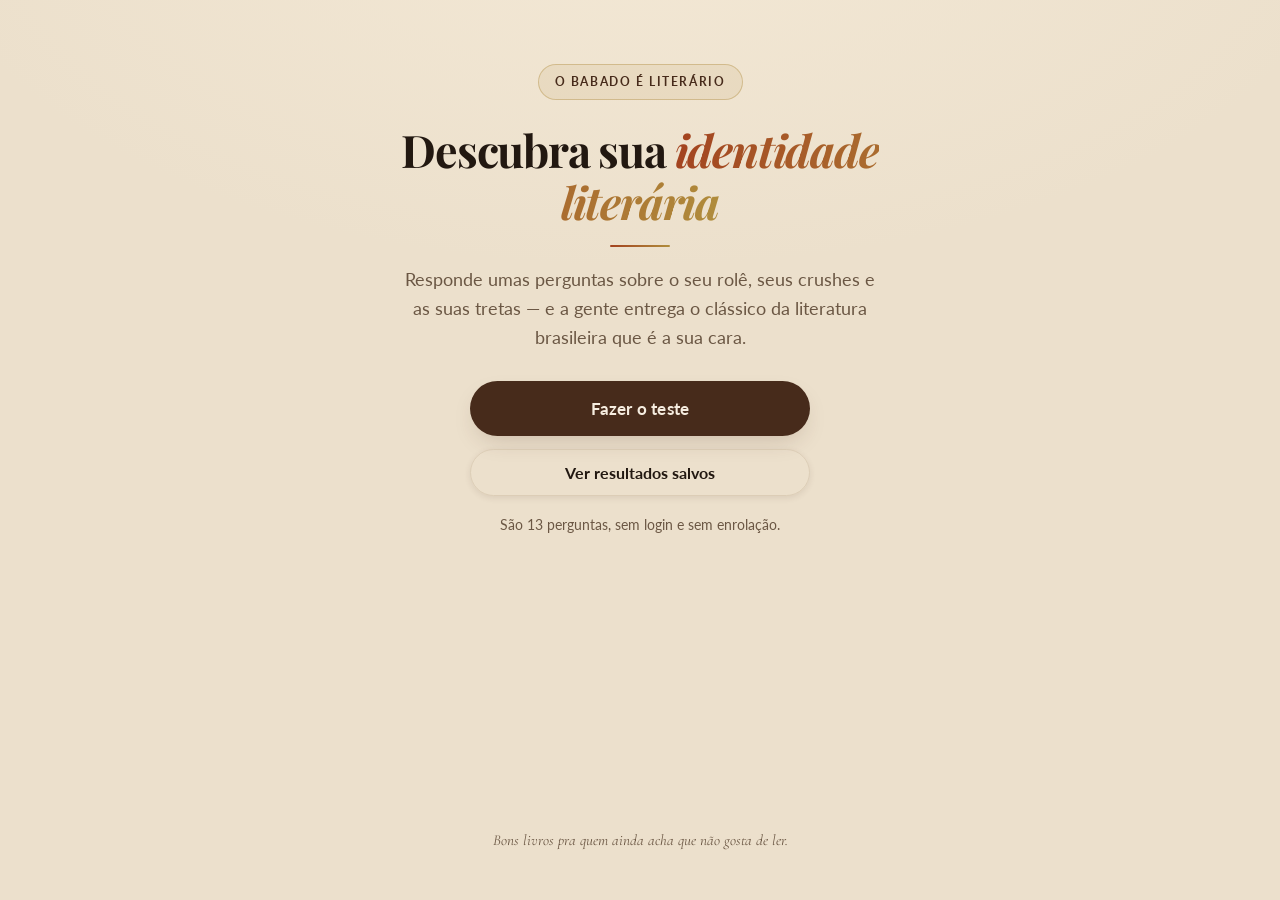
<file: index.html>
<!DOCTYPE html>
<html lang="pt-BR">
<head>
  <meta charset="UTF-8" />
  <meta name="viewport" content="width=device-width, initial-scale=1.0" />
  <title>Quiz de Perfil Literário</title>
  <meta name="description" content="Descubra seu perfil literário e que livro da literatura brasileira combina com você." />
  <link rel="preconnect" href="https://fonts.googleapis.com" />
  <link rel="preconnect" href="https://fonts.gstatic.com" crossorigin />
  <link rel="stylesheet" href="https://fonts.googleapis.com/css2?family=Cormorant:wght@600;700&family=Lato:ital,wght@0,400;0,700;1,400&family=Playfair+Display:ital,wght@0,400;0,500;0,600;0,700;1,400;1,500;1,600&display=swap" />
  <link rel="stylesheet" href="styles.css" />
  <link rel="icon" href="data:image/svg+xml,<svg xmlns='http://www.w3.org/2000/svg' viewBox='0 0 100 100'><text y='.9em' font-size='90'>📚</text></svg>" />
</head>
<body>
  <div class="app">

    <!-- ===================== HOME ===================== -->
    <section id="screen-home" class="screen active">
      <div class="home">
        <div class="home-badge">O babado é literário</div>
        <h1>Descubra sua <span class="grad">identidade literária</span></h1>
        <p class="lead">
          Responde umas perguntas sobre o seu rolê, seus crushes e as suas tretas —
          e a gente entrega o clássico da literatura brasileira que é a sua cara.
        </p>
        <div class="home-actions">
          <button id="btn-start" class="btn btn-primary btn-lg">Fazer o teste</button>
          <button id="btn-history" class="btn btn-ghost">Ver resultados salvos</button>
        </div>
        <p class="muted small">São 13 perguntas, sem login e sem enrolação.</p>
      </div>
    </section>

    <!-- ===================== QUIZ ===================== -->
    <section id="screen-quiz" class="screen">
      <div class="quiz">
        <div class="quiz-top">
          <span id="progress-text" class="muted">Pergunta 1 de 13</span>
          <div class="progress-bar"><div id="progress-bar-fill" class="progress-bar-fill"></div></div>
        </div>

        <h2 id="question-text" class="question"></h2>
        <div id="options" class="options"></div>

        <div class="quiz-nav">
          <button id="btn-prev" class="btn btn-ghost">Anterior</button>
          <button id="btn-next" class="btn btn-primary">Próxima</button>
        </div>
      </div>
    </section>

    <!-- =================== CHECKOUT =================== -->
    <section id="screen-checkout" class="screen">
      <div class="checkout card">
        <h2>Seu perfil está pronto</h2>
        <p class="lead">
          Quer guardar esse resultado? Coloca seu nome que ele fica salvo aqui
          neste aparelho. Não pede senha e nada é enviado pra fora.
        </p>
        <input id="checkout-name" class="input" type="text" maxlength="40"
               placeholder="Seu nome ou apelido" autocomplete="off" />
        <div class="checkout-actions">
          <button id="btn-save-result" class="btn btn-primary btn-lg">Salvar e ver resultado</button>
          <button id="btn-skip-save" class="btn btn-ghost">Só ver o resultado</button>
        </div>
      </div>
    </section>

    <!-- ==================== RESULTADO ==================== -->
    <section id="screen-result" class="screen">
      <div class="result">
        <div class="result-head card">
          <div id="result-emoji" class="result-emoji"></div>
          <p class="muted">Seu perfil literário é</p>
          <h1 id="result-name" class="result-name">Romântico</h1>
          <p id="result-line" class="result-line"></p>
        </div>

        <div class="card">
          <h3>Seus perfis literários</h3>
          <div id="result-bars" class="bars"></div>
        </div>

        <div class="card">
          <h3>Sobre seu perfil</h3>
          <p id="result-sobre" class="result-sobre"></p>
          <p class="about-label">No cinema</p>
          <p id="result-cinema" class="about-text"></p>
          <p class="about-label">Exemplos</p>
          <p id="result-examples" class="about-text"></p>
        </div>

        <div class="card">
          <h3>Sugestões literárias</h3>
          <p class="muted small">Filtre pelo fôlego de leitura que você quer agora.</p>
          <div id="result-folego" class="folego"></div>
          <div id="result-books" class="books"></div>
        </div>

        <div class="result-actions">
          <button id="btn-retry" class="btn btn-primary">Refazer o teste</button>
          <button id="btn-home" class="btn btn-ghost">Voltar ao início</button>
        </div>
      </div>
    </section>

    <!-- ==================== HISTÓRICO ==================== -->
    <section id="screen-history" class="screen">
      <div class="history">
        <h2>Resultados salvos</h2>
        <p class="muted small">Ficam salvos só aqui neste navegador.</p>
        <div id="history-list" class="history-list"></div>
        <div class="result-actions">
          <button id="btn-history-back" class="btn btn-primary">Voltar</button>
          <button id="btn-clear-history" class="btn btn-ghost">Limpar histórico</button>
        </div>
      </div>
    </section>

    <footer class="app-footer muted small">
      Bons livros pra quem ainda acha que não gosta de ler.
    </footer>
  </div>

  <script src="data.js"></script>
  <script src="app.js"></script>
</body>
</html>
</file>
<file: styles.css>
/* =========================================================================
   Quiz de Perfil Literário. Estilo "papel de livro"
   Estética inspirada no design original: creme/papel, marrom café,
   títulos em Playfair Display (serif) e corpo em Lato.
   ========================================================================= */

:root {
  /* paleta quente / papel */
  --bg: #ece0cc;          /* papel */
  --bg-soft: #e4d6bd;     /* papel um tom abaixo (fundos sutis) */
  --card: #f6ede0;        /* cartão creme */
  --ink: #221811;         /* marrom escuro (texto) */
  --ink-soft: #6b5744;    /* marrom suave (texto secundário) */
  --brand: #472b1b;       /* café escuro (botões/realces) */
  --brand-hover: #5c3a26;
  --brand-ink: #f6ede0;   /* texto sobre o café */
  --terra: #a3421f;       /* terracota (destaques) */
  --gold: #b08d3c;        /* dourado antigo (detalhes chiques) */
  --gold-soft: rgba(176, 141, 60, 0.4);
  --border: #d2c2a8;      /* tan */
  --border-soft: rgba(210, 194, 168, 0.6);
  --shadow: 0 10px 24px -8px rgba(71, 43, 27, 0.22);
  --shadow-sm: 0 2px 6px rgba(71, 43, 27, 0.10);
  --radius: 18px;

  --serif: "Playfair Display", Georgia, serif;
  --display: "Cormorant", Georgia, serif;
  --sans: "Lato", system-ui, -apple-system, sans-serif;

  --accent: var(--brand); /* sobrescrito pelo perfil no resultado */
  --ease: cubic-bezier(0.23, 1, 0.32, 1);
}

* { box-sizing: border-box; }

html, body {
  margin: 0;
  padding: 0;
  background:
    radial-gradient(1200px 600px at 50% -10%, #f3e8d5 0%, rgba(243, 232, 213, 0) 60%),
    var(--bg);
  background-attachment: fixed;
  color: var(--ink);
  font-family: var(--sans);
  line-height: 1.6;
  -webkit-font-smoothing: antialiased;
  text-rendering: optimizeLegibility;
}

.app {
  max-width: 660px;
  margin: 0 auto;
  padding: 28px 20px 48px;
  min-height: 100vh;
  display: flex;
  flex-direction: column;
}

/* ------- telas ------- */
.screen { display: none; animation: fade 0.5s var(--ease); flex: 1; }
.screen.active { display: block; }
@keyframes fade { from { opacity: 0; transform: translateY(10px); } to { opacity: 1; transform: none; } }

h1, h2, h3 { font-family: var(--serif); font-weight: 700; line-height: 1.15; margin: 0 0 0.5em; letter-spacing: -0.6px; }
h4 { font-family: var(--serif); font-weight: 600; margin: 0 0 0.3em; }
p { margin: 0 0 1em; }

.muted { color: var(--ink-soft); }
.small { font-size: 0.86rem; }
.center { text-align: center; }

.grad {
  font-style: italic;
  background: linear-gradient(100deg, var(--terra) 0%, var(--gold) 100%);
  -webkit-background-clip: text; background-clip: text;
  -webkit-text-fill-color: transparent; color: var(--terra);
}

/* ------- botões ------- */
.btn {
  font-family: var(--sans); font-size: 1.02rem; font-weight: 700;
  border: 1px solid transparent; border-radius: 999px;
  padding: 13px 26px; cursor: pointer;
  transition: transform 0.12s var(--ease), box-shadow 0.25s var(--ease),
              background 0.2s var(--ease), filter 0.2s;
}
.btn:active { transform: scale(0.97); }
.btn:disabled { opacity: 0.4; cursor: not-allowed; }
.btn-lg { padding: 16px 32px; font-size: 1.08rem; }

.btn-primary {
  background: var(--brand); color: var(--brand-ink);
  box-shadow: var(--shadow);
  letter-spacing: 0.2px;
}
.btn-primary:hover:not(:disabled) { background: var(--brand-hover); box-shadow: 0 14px 28px -8px rgba(71,43,27,0.34); }

.btn-ghost {
  background: transparent; color: var(--ink);
  border-color: var(--border-soft); box-shadow: var(--shadow-sm);
}
.btn-ghost:hover { background: var(--card); }

/* ------- cartão ------- */
.card {
  background: var(--card);
  border: 1px solid var(--border);
  border-radius: var(--radius);
  box-shadow: var(--shadow);
  padding: 26px;
  margin-bottom: 20px;
}

/* =================== HOME =================== */
.home { text-align: center; padding: 36px 4px 8px; }
.home-badge {
  display: inline-flex; align-items: center; gap: 6px;
  font-size: 0.72rem; font-weight: 700; letter-spacing: 1.6px; text-transform: uppercase;
  color: var(--brand); background: rgba(176, 141, 60, 0.1);
  border: 1px solid var(--gold-soft);
  padding: 8px 16px; border-radius: 999px; margin-bottom: 24px;
}
.home h1 { font-size: 2.8rem; letter-spacing: -1.2px; margin-bottom: 18px; }
.lead { font-size: 1.12rem; color: var(--ink); }
.home .lead { max-width: 480px; margin: 0 auto 30px; color: var(--ink-soft); }
.home-actions { display: flex; flex-direction: column; gap: 13px; max-width: 340px; margin: 0 auto 18px; }

/* filete decorativo */
.home h1::after {
  content: ""; display: block; width: 60px; height: 2px;
  background: linear-gradient(90deg, var(--terra), var(--gold));
  margin: 18px auto 0; border-radius: 2px;
}

/* =================== QUIZ =================== */
.quiz-top { margin-bottom: 26px; }
.progress-bar { height: 8px; background: var(--bg-soft); border: 1px solid var(--border-soft); border-radius: 999px; overflow: hidden; margin-top: 10px; }
.progress-bar-fill {
  height: 100%; width: 8%; border-radius: 999px;
  background: linear-gradient(90deg, #7a4a2b, var(--brand));
  transition: width 0.4s var(--ease);
}
.question { font-family: var(--serif); font-size: 1.6rem; font-weight: 600; letter-spacing: -0.4px; margin-bottom: 24px; }

.options { display: flex; flex-direction: column; gap: 12px; margin-bottom: 28px; }
.option {
  display: flex; align-items: center; gap: 15px; text-align: left;
  background: var(--card); border: 1.5px solid var(--border);
  border-radius: 14px; padding: 15px 17px; cursor: pointer;
  font-family: var(--sans); font-size: 1.02rem; color: var(--ink);
  box-shadow: var(--shadow-sm);
  transition: border-color 0.18s var(--ease), background 0.18s var(--ease),
              transform 0.12s var(--ease), box-shadow 0.2s;
}
.option:hover { border-color: var(--brand); transform: translateY(-1px); }
.option.selected {
  border-color: var(--brand); border-width: 2px;
  background: rgba(71, 43, 27, 0.06);
  box-shadow: 0 6px 16px -6px rgba(71,43,27,0.28);
}
.option-letter {
  flex: 0 0 32px; width: 32px; height: 32px; border-radius: 50%;
  display: grid; place-items: center; font-family: var(--serif); font-weight: 700; font-size: 0.95rem;
  background: var(--bg-soft); color: var(--brand); border: 1px solid var(--border-soft);
  transition: background 0.18s var(--ease), color 0.18s var(--ease);
}
.option.selected .option-letter { background: var(--brand); color: var(--brand-ink); border-color: var(--brand); }
.option-text { flex: 1; }

.quiz-nav { display: flex; justify-content: space-between; gap: 12px; }
.quiz-nav .btn { flex: 1; }

/* =================== CHECKOUT =================== */
.checkout { text-align: center; }
.checkout-emoji { font-size: 3rem; margin-bottom: 6px; }
.input {
  width: 100%; font-family: var(--sans); font-size: 1.05rem; padding: 14px 16px;
  border-radius: 12px; border: 1.5px solid var(--border); background: var(--bg);
  color: var(--ink); margin-bottom: 18px; text-align: center;
}
.input::placeholder { color: var(--ink-soft); opacity: 0.7; }
.input:focus { outline: none; border-color: var(--brand); }
.checkout-actions { display: flex; flex-direction: column; gap: 10px; }

/* =================== RESULTADO =================== */
.result-head { text-align: center; border-top: 5px solid var(--accent); }
.result-emoji {
  width: 76px; height: 76px; margin: 4px auto 12px;
  display: grid; place-items: center;
  font-family: var(--serif); font-weight: 700; font-size: 2.2rem;
  border: 2px solid var(--accent); border-radius: 50%;
  background: var(--card);
  box-shadow: 0 0 0 5px var(--card), 0 0 0 6px var(--gold-soft);
}
.result-name {
  font-family: var(--serif); font-size: 3rem; font-weight: 700;
  letter-spacing: -1px; margin: 6px 0 12px;
}
.result-line {
  font-family: var(--display); font-size: 1.25rem; font-weight: 600; font-style: italic;
  color: var(--terra); margin-bottom: 6px; line-height: 1.4;
}

/* "Sobre seu perfil" */
.result-sobre { font-size: 1.04rem; margin-bottom: 4px; }
.about-label {
  font-family: var(--serif); font-weight: 700; font-size: 0.72rem; letter-spacing: 1.4px;
  text-transform: uppercase; color: var(--gold); margin: 18px 0 4px;
}
.about-text { font-size: 0.98rem; color: var(--ink-soft); margin-bottom: 0; }

.bars { display: flex; flex-direction: column; gap: 13px; }
.bar-row { display: grid; grid-template-columns: 120px 1fr 46px; align-items: center; gap: 10px; font-size: 0.9rem; }
.bar-label { white-space: nowrap; overflow: hidden; text-overflow: ellipsis; font-weight: 700; }
.bar-track { height: 12px; background: var(--bg-soft); border: 1px solid var(--border-soft); border-radius: 999px; overflow: hidden; }
.bar-fill { display: block; height: 100%; border-radius: 999px; transition: width 0.7s var(--ease); }
.bar-pct { text-align: right; font-variant-numeric: tabular-nums; color: var(--ink-soft); }

/* filtro de fôlego */
.folego { display: grid; grid-template-columns: repeat(3, 1fr); gap: 8px; margin: 14px 0 20px; }
.folego-btn {
  display: flex; flex-direction: column; align-items: center; gap: 2px;
  background: var(--bg); border: 1.5px solid var(--border); border-radius: 12px;
  padding: 11px 6px; cursor: pointer; text-align: center;
  font-family: var(--sans); color: var(--ink); box-shadow: var(--shadow-sm);
  transition: border-color 0.18s var(--ease), background 0.18s var(--ease), transform 0.12s var(--ease);
}
.folego-btn:active { transform: scale(0.97); }
.folego-btn.active { border-color: var(--accent); border-width: 2px; background: var(--card); }
.folego-label { font-family: var(--serif); font-weight: 700; font-size: 1rem; }
.folego-btn.active .folego-label { color: var(--accent); }
.folego-range { font-size: 0.72rem; color: var(--ink-soft); line-height: 1.2; }

/* fichas de livro */
.books { display: flex; flex-direction: column; gap: 15px; }
.book-card {
  display: flex; border: 1px solid var(--border); border-radius: 14px; overflow: hidden;
  background: var(--bg); box-shadow: var(--shadow-sm);
}
.book-spine { flex: 0 0 9px; background: var(--accent); }
.book-body { padding: 15px 17px; min-width: 0; flex: 1; }
.book-head { display: flex; align-items: baseline; justify-content: space-between; gap: 10px; }
.book-body h4 { font-size: 1.16rem; margin-bottom: 2px; }
.book-pages {
  flex: 0 0 auto; font-size: 0.72rem; font-weight: 700; color: var(--gold);
  background: rgba(176, 141, 60, 0.08); border: 1px solid var(--gold-soft);
  border-radius: 999px; padding: 3px 10px; white-space: nowrap;
}
.book-author { display: block; font-size: 0.86rem; font-style: italic; margin: 2px 0 9px; }
.book-tag { display: inline-block; font-size: 0.74rem; font-weight: 700; border: 1px solid; border-radius: 999px; padding: 3px 11px; margin-bottom: 10px; }
.book-syn { font-size: 0.96rem; margin-bottom: 0; color: var(--ink-soft); }
.book-syn.clamp {
  display: -webkit-box; -webkit-line-clamp: 3; -webkit-box-orient: vertical; overflow: hidden;
}
.book-more {
  background: none; border: none; padding: 6px 0 0; margin: 0; cursor: pointer;
  font-family: var(--sans); font-weight: 700; font-size: 0.84rem; color: var(--accent);
}
.book-more:active { opacity: 0.6; }

.result-actions, .checkout-actions { display: flex; gap: 12px; }
.result-actions { flex-wrap: wrap; }
.result-actions .btn { flex: 1; min-width: 150px; }

/* =================== HISTÓRICO =================== */
.history-list { display: flex; flex-direction: column; gap: 11px; margin: 18px 0 24px; }
.history-item {
  display: grid; grid-template-columns: auto 1fr auto; align-items: center; gap: 12px;
  background: var(--card); border: 1px solid var(--border);
  border-left: 5px solid var(--accent); border-radius: 12px; padding: 13px 15px;
  box-shadow: var(--shadow-sm);
}
.history-dot { width: 14px; height: 14px; border-radius: 50%; display: block; }
.history-info { display: flex; flex-direction: column; }
.history-info strong { font-family: var(--serif); }
.history-info span { font-size: 0.86rem; }
.history-date { font-size: 0.78rem; text-align: right; }

.app-footer { font-family: var(--display); font-style: italic; font-size: 0.95rem; text-align: center; margin-top: auto; padding-top: 28px; color: var(--ink-soft); }

/* =================== responsivo =================== */
@media (min-width: 560px) {
  .checkout-actions { flex-direction: row; }
  .checkout-actions .btn { flex: 1; }
}
@media (max-width: 400px) {
  .home h1 { font-size: 2.1rem; }
  .question { font-size: 1.32rem; }
  .result-name { font-size: 2.3rem; }
  .bar-row { grid-template-columns: 104px 1fr 42px; }
}
</file>
